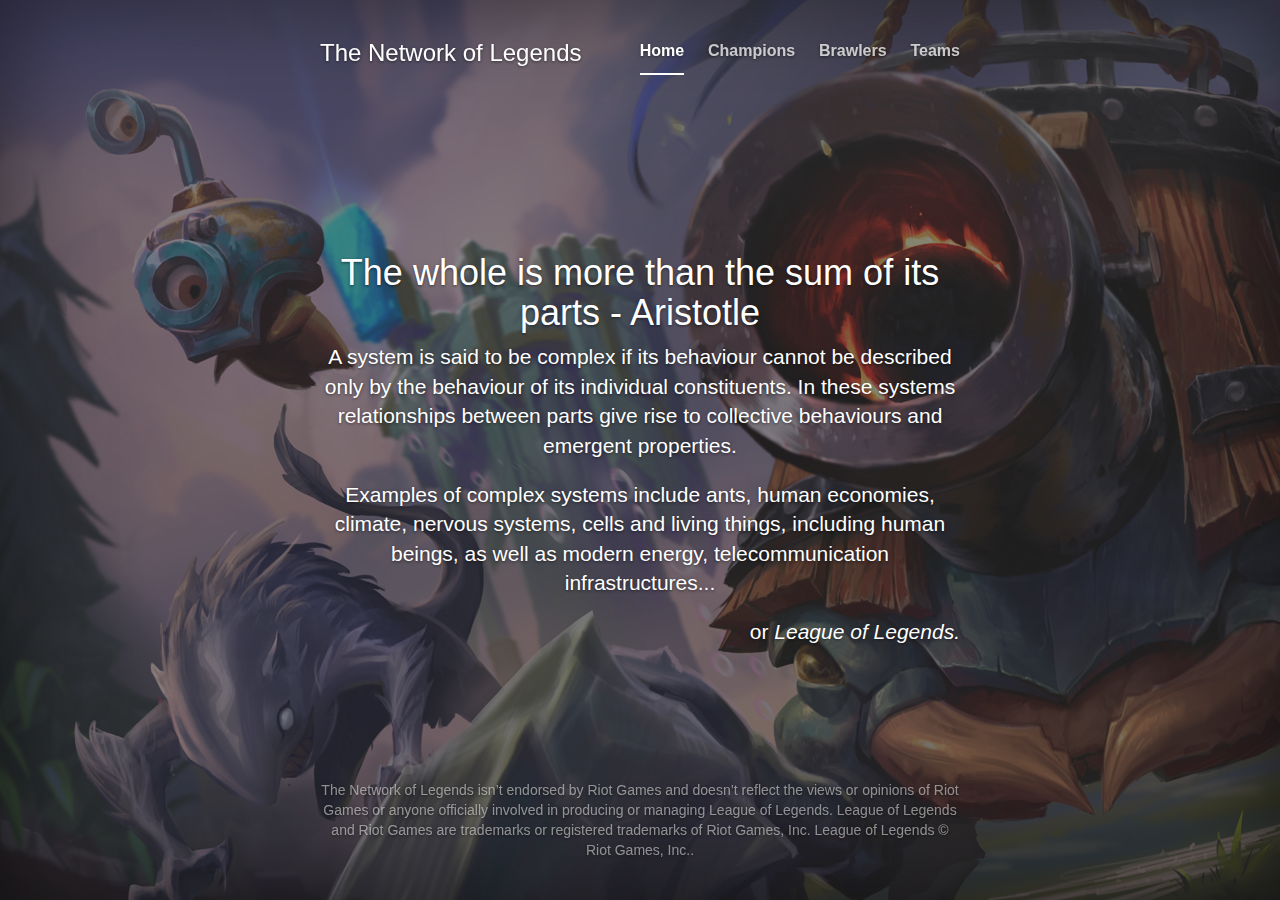
<file: index.html>
<!DOCTYPE html>
<html lang="en">
  <head>
    <meta charset="utf-8">
    <meta http-equiv="X-UA-Compatible" content="IE=edge">
    <meta name="viewport" content="width=device-width, initial-scale=1">
    <!-- The above 3 meta tags *must* come first in the head; any other head content must come *after* these tags -->
    <meta name="description" content="">
    <meta name="author" content="">
    <link rel="icon" href="favicon.ico">

    <title>The Network of Legends</title>

    <!-- Bootstrap core CSS -->
    <link href="/dist/css/bootstrap.min.css" rel="stylesheet">

    <!-- Custom styles for this template -->
    <link href="cover.css" rel="stylesheet">

    <!-- HTML5 shim and Respond.js for IE8 support of HTML5 elements and media queries -->
    <!--[if lt IE 9]>
      <script src="https://oss.maxcdn.com/html5shiv/3.7.2/html5shiv.min.js"></script>
      <script src="https://oss.maxcdn.com/respond/1.4.2/respond.min.js"></script>
    <![endif]-->

  </head>

  <body>

    <div class="site-wrapper">

      <div class="site-wrapper-inner">

        <div class="cover-container">

          <div class="masthead clearfix">
            <div class="inner">
              <h3 class="masthead-brand">The Network of Legends</h3>
              <nav>
                <ul class="nav masthead-nav">
                  <li class="active"><a href="#">Home</a></li>
                  <li><a href="champions.html">Champions</a></li>
                  <li><a href="brawlers.html">Brawlers</a></li>
		  <li><a href="teams.html">Teams</a></li>
                </ul>
              </nav>
            </div>
          </div>

          <div class="inner cover">
            <h1 class="cover-heading">The whole is more than the sum of its parts - Aristotle</h1>
            <p class="lead">A system is said to be complex if its behaviour cannot be described only by the behaviour of its individual constituents. In these systems relationships between parts give rise to collective behaviours and emergent properties.</p>
            <p class="lead">Examples of complex systems include ants, human economies, climate, nervous systems, cells and living things, including human beings, as well as modern energy, telecommunication infrastructures...</p>
	    <div align="right"><p class="lead">or <i>League of Legends.</i></p></div>
          </div>

          <div class="mastfoot">
            <div class="inner">
              <p>The Network of Legends isn’t endorsed by Riot Games and doesn’t reflect the views or opinions of Riot Games or anyone officially involved in producing or managing League of Legends. League of Legends and Riot Games are trademarks or registered trademarks of Riot Games, Inc. League of Legends © Riot Games, Inc.</a>.</p>
            </div>
          </div>

        </div>

      </div>

    </div>

    <!-- Bootstrap core JavaScript
    ================================================== -->
    <!-- Placed at the end of the document so the pages load faster -->
    <script src="https://ajax.googleapis.com/ajax/libs/jquery/1.11.3/jquery.min.js"></script>
    <script src="../../dist/js/bootstrap.min.js"></script>
  </body>
</html>
</file>
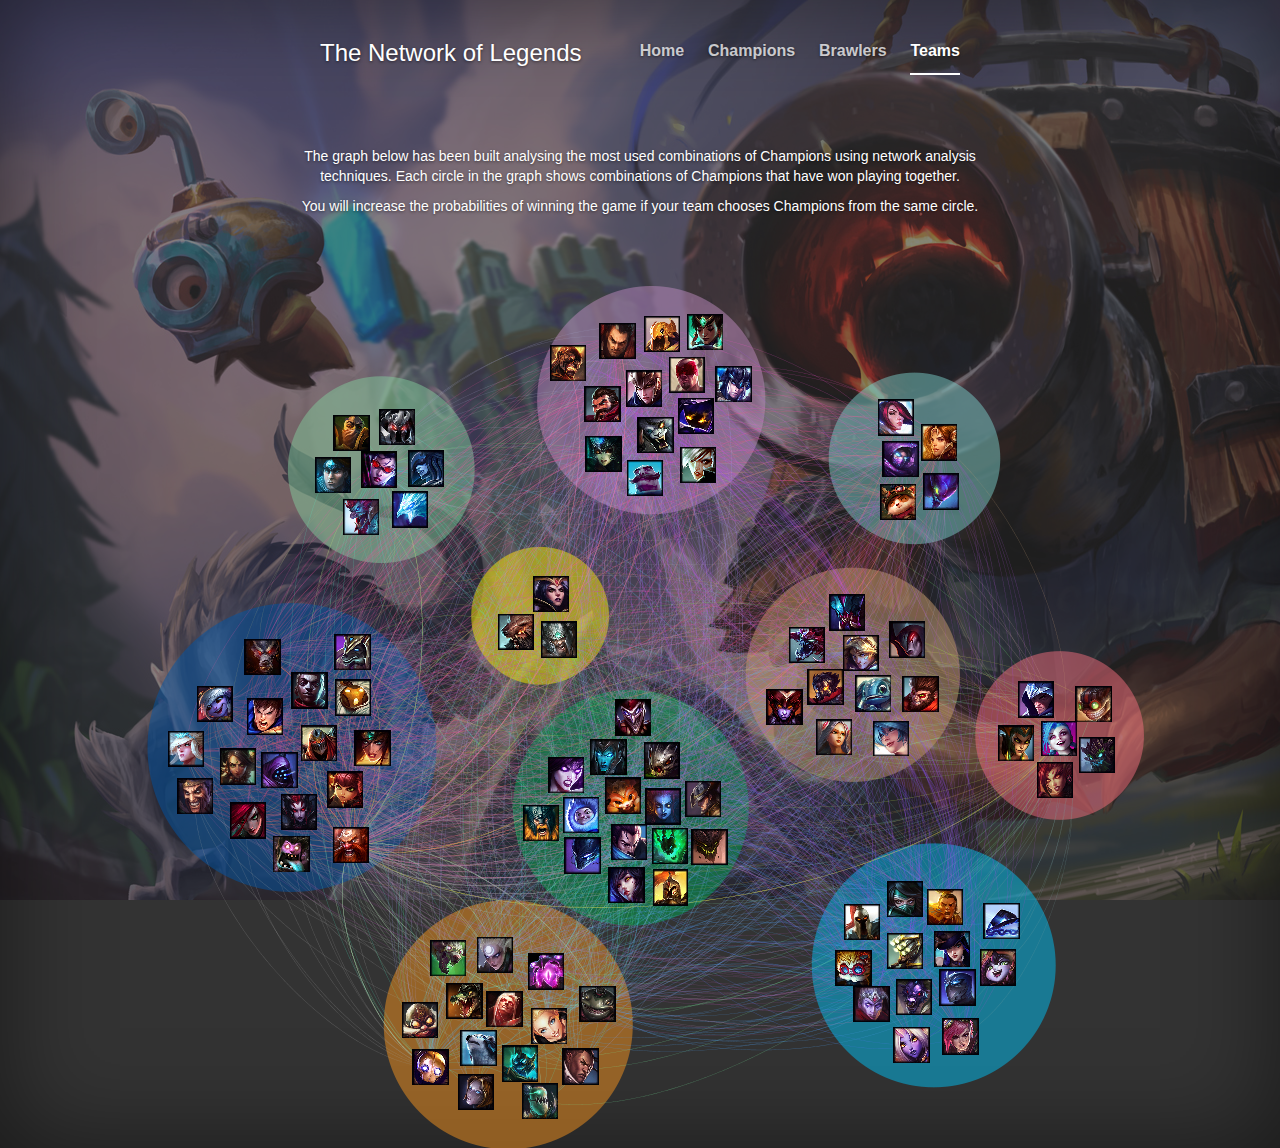
<file: teams.html>
<!DOCTYPE html>
<html lang="en">
  <head>
    <meta charset="utf-8">
    <meta http-equiv="X-UA-Compatible" content="IE=edge">
    <meta name="viewport" content="width=device-width, initial-scale=1">
    <!-- The above 3 meta tags *must* come first in the head; any other head content must come *after* these tags -->
    <meta name="description" content="">
    <meta name="author" content="">
    <link rel="icon" href="favicon.ico">

    <title>The Network of Legends</title>

    <!-- Bootstrap core CSS -->
    <link href="../../dist/css/bootstrap.min.css" rel="stylesheet">

    <!-- Custom styles for this template -->
    <link href="cover.css" rel="stylesheet">

    <!-- Just for debugging purposes. Don't actually copy these 2 lines! -->
    <!--[if lt IE 9]><script src="../../assets/js/ie8-responsive-file-warning.js"></script><![endif]-->
    <!--<script src="../../assets/js/ie-emulation-modes-warning.js"></script>-->

    <!-- HTML5 shim and Respond.js for IE8 support of HTML5 elements and media queries -->
    <!--[if lt IE 9]>
      <script src="https://oss.maxcdn.com/html5shiv/3.7.2/html5shiv.min.js"></script>
      <script src="https://oss.maxcdn.com/respond/1.4.2/respond.min.js"></script>
    <![endif]-->
  </head>

  <body>

    <div class="site-wrapper">

      <div class="site-wrapper-inner">

        <div class="cover-container">

          <div class="masthead2 clearfix">
            <div class="inner">
              <h3 class="masthead-brand">The Network of Legends</h3>
              <nav>
                <ul class="nav masthead-nav">
                  <li><a href="index.html">Home</a></li>
                  <li><a href="champions.html">Champions</a></li>
                  <li><a href="brawlers.html">Brawlers</a></li>
		  <li class="active"><a href="#">Teams</a></li>
                </ul>
              </nav>
            </div>
          </div>

          <div class="teams">
            <p>The graph below has been built analysing the most used combinations of Champions using network analysis techniques. Each circle in the graph shows combinations of Champions that have won playing together. </p>
            <p>You will increase the probabilities of winning the game if your team chooses Champions from the same circle.</p>
         </div>
         <div class="commu">
            <img src="images/comunidadesCirculos.png">
          </div>


        </div>

      </div>

    </div>

    <!-- Bootstrap core JavaScript
    ================================================== -->
    <!-- Placed at the end of the document so the pages load faster -->
    <script src="https://ajax.googleapis.com/ajax/libs/jquery/1.11.3/jquery.min.js"></script>
    <script src="../../dist/js/bootstrap.min.js"></script>
    <!-- IE10 viewport hack for Surface/desktop Windows 8 bug -->
    <!--<script src="../../assets/js/ie10-viewport-bug-workaround.js"></script>-->
  </body>
</html>
</file>
<file: cover.css>
/*
 * Globals
 */

/* Links */
a,
a:focus,
a:hover {
  color: #fff;
}

/* Custom default button */
.btn-default,
.btn-default:hover,
.btn-default:focus {
  color: #333;
  text-shadow: none; /* Prevent inheritence from `body` */
  background-color: #fff;
  border: 1px solid #fff;
}


/*
 * Base structure
 */

html,
body {
  height: 100%;
  background-image: url("images/brawlers_background_040.png");
  background-attachment: fixed;
  background-color: #333;
}
body {
  color: #fff;
  text-align: center;
  text-shadow: 0 1px 3px rgba(0,0,0,.5);
}

/* Extra markup and styles for table-esque vertical and horizontal centering */
.site-wrapper {
  display: table;
  width: 100%;
  height: 100%; /* For at least Firefox */
  min-height: 100%;
  -webkit-box-shadow: inset 0 0 100px rgba(0,0,0,.5);
          box-shadow: inset 0 0 100px rgba(0,0,0,.5);
}
.site-wrapper-inner {
  display: table-cell;
  vertical-align: top;
}
.cover-container {
  margin-right: auto;
  margin-left: auto;
}

/* Padding for spacing */
.inner {
  padding: 30px;
}


/*
 * Header
 */
.masthead-brand {
  margin-top: 10px;
  margin-bottom: 10px;
}

.masthead-nav > li {
  display: inline-block;
}
.masthead-nav > li + li {
  margin-left: 20px;
}
.masthead-nav > li > a {
  padding-right: 0;
  padding-left: 0;
  font-size: 16px;
  font-weight: bold;
  color: #fff; /* IE8 proofing */
  color: rgba(255,255,255,.75);
  border-bottom: 2px solid transparent;
}
.masthead-nav > li > a:hover,
.masthead-nav > li > a:focus {
  background-color: transparent;
  border-bottom-color: #a9a9a9;
  border-bottom-color: rgba(255,255,255,.25);
}
.masthead-nav > .active > a,
.masthead-nav > .active > a:hover,
.masthead-nav > .active > a:focus {
  color: #fff;
  border-bottom-color: #fff;
}

@media (min-width: 768px) {
  .masthead-brand {
    float: left;
  }
  .masthead-nav {
    float: right;
  }
}


/*
 * Cover
 */

.cover {
  padding-top: 0 20px;
}
.cover .btn-lg {
  padding: 10px 20px;
  font-weight: bold;
}

.roulette {
  padding-top: 40px;
  margin-left: auto;
  margin-right: auto;
  display:block;
  /*display: table-cell;*/
  vertical-align: middle;
  text-align: center;
}

.roulet_center{
  margin-left: -35px;
}

.lane_tittle {
  font-size: 100px;
}

.bichos {
  padding-top: 50px;
  /*margin-left: auto;
  margin-right: auto;
  display:block;*/
  /*display: table-cell;*/
  /*vertical-align: middle;*/
  text-align: center;
  /*margin-left: -120px;*/
}

.bichos_ruleta{
  margin-left: -120px;
}

.teams {
  padding-top: 70px;
}
.commu {
  padding-top: 60px;
  display: block;
  margin-left: -150px;
}

.info_table{
  padding-top: 60px;
}

.info_table td {
  border: 1px !important;
}

table.google-visualization-table-table {
  background: transparent;
}

.tabla-header{
  background-color: rgba(0, 0, 0, 0.6);
}

.tabla-row{
  background-color: rgba(0, 0, 0, 0);
}

.tabla-row-odd{
  background-color: rgba(0, 0, 0, 0.3);
}

.hover-row{
  background-color: rgba(0,153,153,0.8);
}

.selected-row{
  background-color: rgba(0,102,102,0.8);
}

.header-cell{
  border: 1px !important;
  text-align: center !important;
}

.table-cell{
  text-align: center !important;
}


/*
 * Footer
 */

.mastfoot {
  color: #999; /* IE8 proofing */
  color: rgba(255,255,255,.5);
}


/*
 * Affix and center
 */

@media (min-width: 768px) {
  /* Pull out the header and footer */
  .masthead {
    position: fixed;
    top: 0;
  }
  .masthead2 {
    /*position: fixed;*/
    top: 0;
  }
  .mastfoot {
    position: fixed;
    bottom: 0;
  }
  /* Start the vertical centering */
  .site-wrapper-inner {
    vertical-align: middle;
  }
  /* Handle the widths */
  .masthead,
  .mastfoot,
  .masthead2,
  .cover-container {
    width: 100%; /* Must be percentage or pixels for horizontal alignment */
  }
}

@media (min-width: 992px) {
  .masthead,
  .mastfoot,
  .masthead2,
  .cover-container {
    width: 700px;
  }
}
</file>
